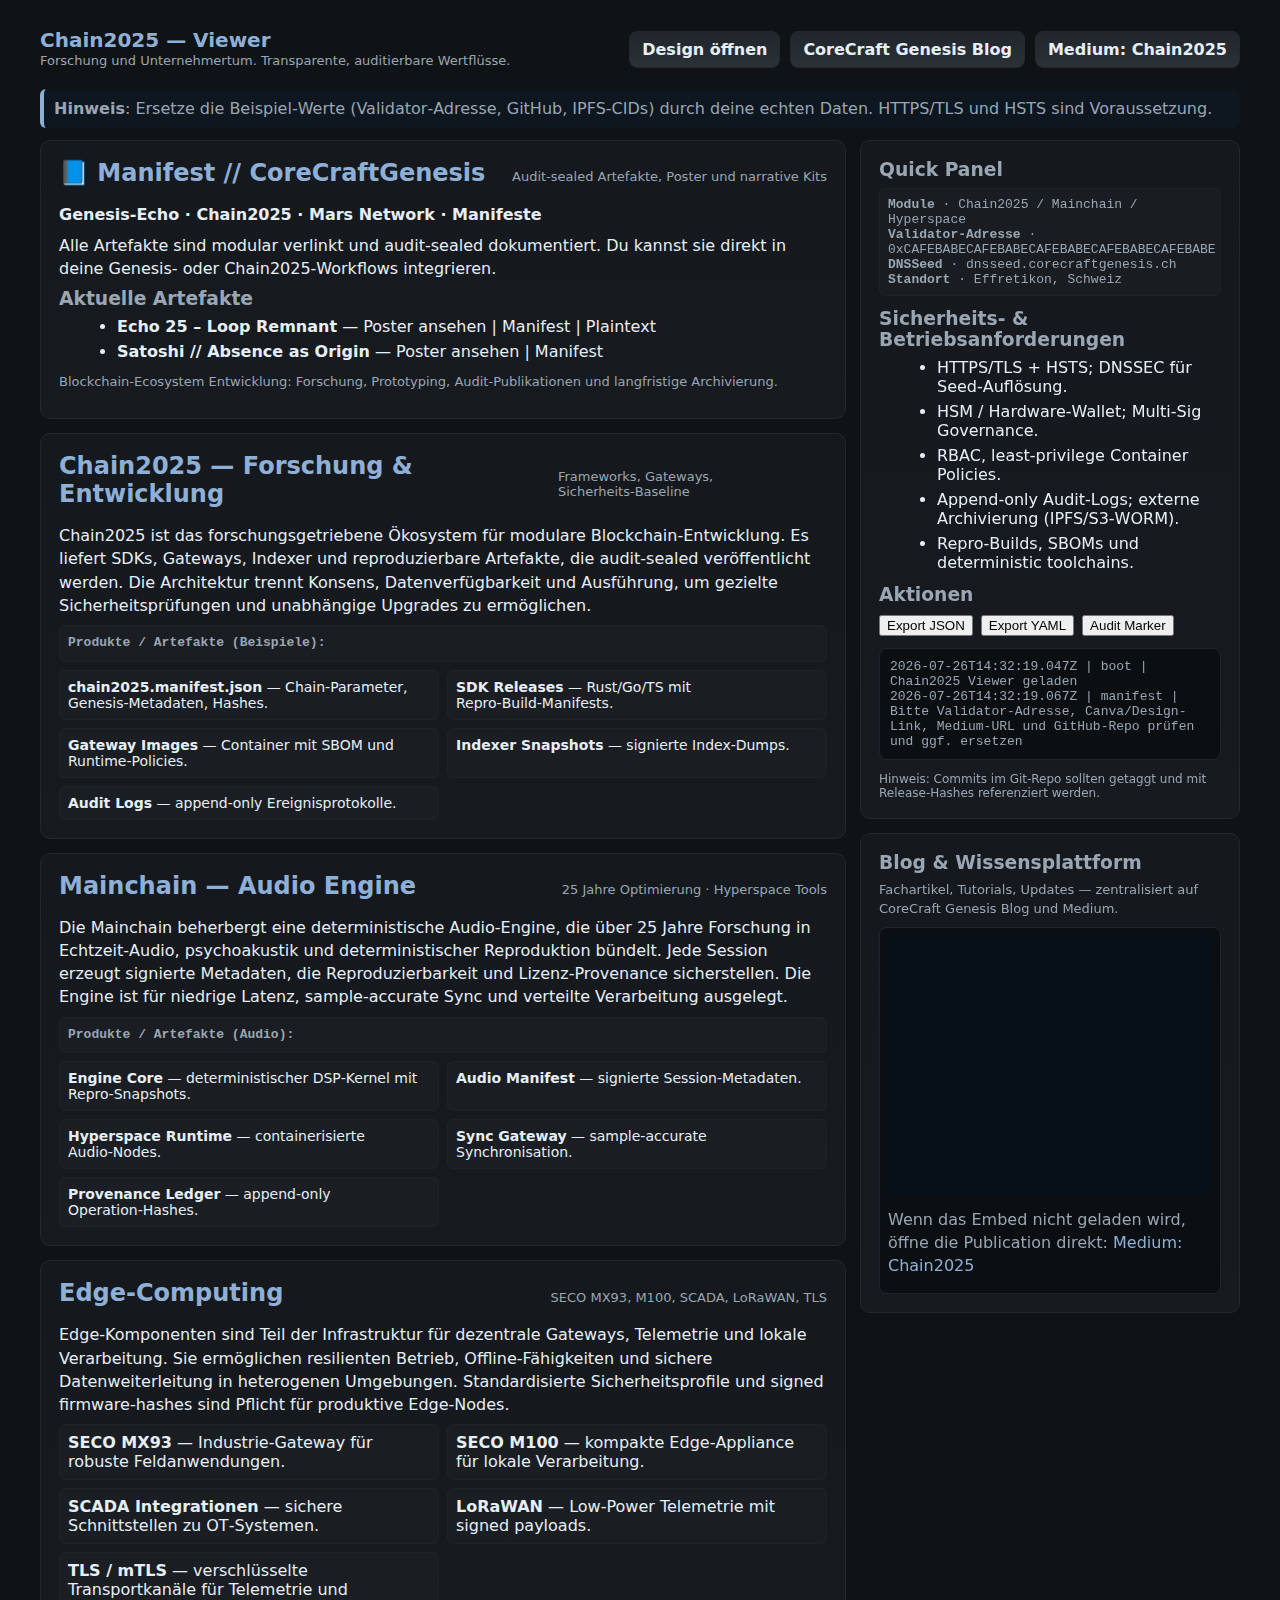
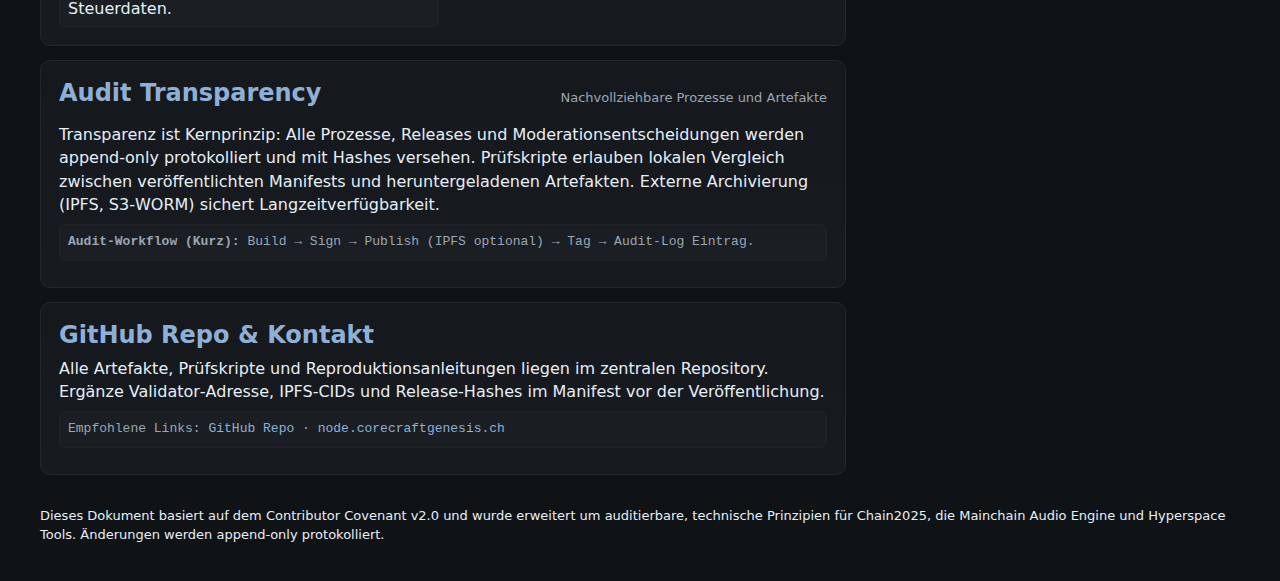
<file: index.html>
<!doctype html>
<html lang="de">
<head>
  <meta charset="utf-8" />
  <meta name="viewport" content="width=device-width,initial-scale=1" />
  <title>CoreCraft Genesis Node — Chain2025 Viewer</title>
  <meta name="description" content="CoreCraft Genesis Node — Audit-sealed Genesis Validator. Chain2025 Viewer: Forschung und Unternehmertum. Transparente, auditierbare Wertflüsse." />
  <style>
    :root{
      --bg:#0f1316; --panel:#15191d; --muted:#9aa6b3; --text:#e6eef6; --accent:#8fb0d6; --line:#23282d;
      --card:#171b20; --chip:#20262b; --good:#89b38a; --accent-2:#7aa0c8;
    }
    *{box-sizing:border-box}
    body{margin:0;background:var(--bg);color:var(--text);font-family:Inter,ui-sans-serif,system-ui,-apple-system,"Segoe UI",Roboto,"Helvetica Neue",Arial;padding:28px}
    .wrap{max-width:1200px;margin:0 auto}
    header{display:flex;align-items:center;justify-content:space-between;gap:18px;margin-bottom:18px}
    .brand {display:flex;gap:14px;align-items:center}
    .brand h1{margin:0;font-size:20px;color:var(--accent)}
    .brand p{margin:0;color:var(--muted);font-size:13px}
    .controls {display:flex;gap:10px;align-items:center}
    .btn {background:linear-gradient(180deg,var(--chip),#2a3137);color:var(--text);border:1px solid var(--line);padding:8px 12px;border-radius:8px;text-decoration:none;font-weight:600;cursor:pointer}
    .btn:hover{background:#2f373f}
    .card{background:linear-gradient(180deg,var(--panel),var(--card));border:1px solid var(--line);border-radius:10px;padding:18px;margin-bottom:14px}
    h2{color:var(--accent);margin:0 0 8px}
    h3{color:var(--muted);margin:0 0 8px}
    p{margin:8px 0;color:var(--text);line-height:1.45}
    ul{margin:8px 0 12px 18px;color:var(--text)}
    li{margin:6px 0}
    .meta{font-family:ui-monospace,monospace;color:var(--muted);font-size:13px;background:rgba(255,255,255,0.02);padding:8px;border-radius:6px;border:1px solid rgba(255,255,255,0.02)}
    .grid{display:grid;grid-template-columns:1fr 380px;gap:14px}
    .right .card{position:sticky;top:28px}
    .audit-log{background:#0b0f12;border:1px solid #1f262b;padding:10px;border-radius:8px;color:var(--muted);font-family:ui-monospace,monospace;font-size:13px;max-height:320px;overflow:auto}
    .actions{display:flex;gap:8px;margin-top:10px}
    a{color:var(--accent);text-decoration:none}
    .products{display:grid;grid-template-columns:1fr 1fr;gap:8px}
    .product{background:rgba(255,255,255,0.02);padding:8px;border-radius:6px;border:1px solid rgba(255,255,255,0.02);font-size:14px}
    footer{margin-top:18px;color:var(--muted);font-size:13px}
    .notice{background:#0e1620;border-left:4px solid var(--accent);padding:10px;border-radius:6px;margin-bottom:12px;color:var(--muted)}
    .section-title {display:flex;justify-content:space-between;align-items:center;gap:12px}
    .small {font-size:13px;color:var(--muted)}
    .embed-medium {background:#0b0f12;border:1px solid #1f262b;border-radius:8px;padding:8px}
    .edge-list {display:grid;grid-template-columns:1fr 1fr;gap:8px}
    .edge-item {background:rgba(255,255,255,0.02);padding:8px;border-radius:6px;border:1px solid rgba(255,255,255,0.02)}
    @media (max-width:980px){.grid{grid-template-columns:1fr}.right .card{position:static}}
  </style>
</head>
<body>
  <div class="wrap">
    <header>
      <div class="brand">
        <div>
          <h1>Chain2025 — Viewer</h1>
          <p>Forschung und Unternehmertum. Transparente, auditierbare Wertflüsse.</p>
        </div>
      </div>

      <div class="controls">
        <!-- Design öffnen (Canva) -->
        <!-- Ersetzt mit dem von dir genannten Canva-Link -->
        <a class="btn" href="https://www.canva.com/design/DAG6RU7Hdgg/gaJmTc33dFrv_bQxkFgU6A/edit" target="_blank" rel="noopener">Design öffnen</a>

        <!-- Blog & Wissensplattform -->
        <a class="btn" href="https://blog.corecraftgenesis.ch" target="_blank" rel="noopener">CoreCraft Genesis Blog</a>

        <!-- Medium Einbindung (Beispiel) -->
        <a class="btn" href="https://medium.com/corecraftgenesis" target="_blank" rel="noopener">Medium: Chain2025</a>
      </div>
    </header>

    <div class="notice">
      <strong>Hinweis</strong>: Ersetze die Beispiel‑Werte (Validator‑Adresse, GitHub, IPFS‑CIDs) durch deine echten Daten. HTTPS/TLS und HSTS sind Voraussetzung.
    </div>

    <div class="grid">
      <main>
        <section class="card" id="manifest">
          <div class="section-title">
            <h2>📘 Manifest // CoreCraftGenesis</h2>
            <span class="small">Audit-sealed Artefakte, Poster und narrative Kits</span>
          </div>

          <p><strong>Genesis‑Echo · Chain2025 · Mars Network · Manifeste</strong></p>
          <p>Alle Artefakte sind modular verlinkt und audit‑sealed dokumentiert. Du kannst sie direkt in deine Genesis‑ oder Chain2025‑Workflows integrieren.</p>

          <h3>Aktuelle Artefakte</h3>
          <ul>
            <li><strong>Echo 25 – Loop Remnant</strong> — Poster ansehen | Manifest | Plaintext</li>
            <li><strong>Satoshi // Absence as Origin</strong> — Poster ansehen | Manifest</li>
          </ul>

          <p class="small">Blockchain‑Ecosystem Entwicklung: Forschung, Prototyping, Audit‑Publikationen und langfristige Archivierung.</p>
        </section>

        <section class="card" id="chain2025">
          <div class="section-title">
            <h2>Chain2025 — Forschung & Entwicklung</h2>
            <span class="small">Frameworks, Gateways, Sicherheits‑Baseline</span>
          </div>

          <p>Chain2025 ist das forschungsgetriebene Ökosystem für modulare Blockchain‑Entwicklung. Es liefert SDKs, Gateways, Indexer und reproduzierbare Artefakte, die audit‑sealed veröffentlicht werden. Die Architektur trennt Konsens, Datenverfügbarkeit und Ausführung, um gezielte Sicherheitsprüfungen und unabhängige Upgrades zu ermöglichen.</p>

          <p class="meta"><strong>Produkte / Artefakte (Beispiele):</strong></p>
          <div class="products">
            <div class="product"><strong>chain2025.manifest.json</strong> — Chain‑Parameter, Genesis‑Metadaten, Hashes.</div>
            <div class="product"><strong>SDK Releases</strong> — Rust/Go/TS mit Repro‑Build‑Manifests.</div>
            <div class="product"><strong>Gateway Images</strong> — Container mit SBOM und Runtime‑Policies.</div>
            <div class="product"><strong>Indexer Snapshots</strong> — signierte Index‑Dumps.</div>
            <div class="product"><strong>Audit Logs</strong> — append‑only Ereignisprotokolle.</div>
          </div>
        </section>

        <section class="card" id="mainchain-audio">
          <div class="section-title">
            <h2>Mainchain — Audio Engine</h2>
            <span class="small">25 Jahre Optimierung · Hyperspace Tools</span>
          </div>

          <p>Die Mainchain beherbergt eine deterministische Audio‑Engine, die über 25 Jahre Forschung in Echtzeit‑Audio, psychoakustik und deterministischer Reproduktion bündelt. Jede Session erzeugt signierte Metadaten, die Reproduzierbarkeit und Lizenz‑Provenance sicherstellen. Die Engine ist für niedrige Latenz, sample‑accurate Sync und verteilte Verarbeitung ausgelegt.</p>

          <p class="meta"><strong>Produkte / Artefakte (Audio):</strong></p>
          <div class="products">
            <div class="product"><strong>Engine Core</strong> — deterministischer DSP‑Kernel mit Repro‑Snapshots.</div>
            <div class="product"><strong>Audio Manifest</strong> — signierte Session‑Metadaten.</div>
            <div class="product"><strong>Hyperspace Runtime</strong> — containerisierte Audio‑Nodes.</div>
            <div class="product"><strong>Sync Gateway</strong> — sample‑accurate Synchronisation.</div>
            <div class="product"><strong>Provenance Ledger</strong> — append‑only Operation‑Hashes.</div>
          </div>
        </section>

        <section class="card" id="edge">
          <div class="section-title">
            <h2>Edge‑Computing</h2>
            <span class="small">SECO MX93, M100, SCADA, LoRaWAN, TLS</span>
          </div>

          <p>Edge‑Komponenten sind Teil der Infrastruktur für dezentrale Gateways, Telemetrie und lokale Verarbeitung. Sie ermöglichen resilienten Betrieb, Offline‑Fähigkeiten und sichere Datenweiterleitung in heterogenen Umgebungen. Standardisierte Sicherheitsprofile und signed firmware‑hashes sind Pflicht für produktive Edge‑Nodes.</p>

          <div class="edge-list">
            <div class="edge-item"><strong>SECO MX93</strong> — Industrie‑Gateway für robuste Feldanwendungen.</div>
            <div class="edge-item"><strong>SECO M100</strong> — kompakte Edge‑Appliance für lokale Verarbeitung.</div>
            <div class="edge-item"><strong>SCADA Integrationen</strong> — sichere Schnittstellen zu OT‑Systemen.</div>
            <div class="edge-item"><strong>LoRaWAN</strong> — Low‑Power Telemetrie mit signed payloads.</div>
            <div class="edge-item"><strong>TLS / mTLS</strong> — verschlüsselte Transportkanäle für Telemetrie und Steuerdaten.</div>
          </div>
        </section>

        <section class="card" id="audit-transparency">
          <div class="section-title">
            <h2>Audit Transparency</h2>
            <span class="small">Nachvollziehbare Prozesse und Artefakte</span>
          </div>

          <p>Transparenz ist Kernprinzip: Alle Prozesse, Releases und Moderationsentscheidungen werden append‑only protokolliert und mit Hashes versehen. Prüfskripte erlauben lokalen Vergleich zwischen veröffentlichten Manifests und heruntergeladenen Artefakten. Externe Archivierung (IPFS, S3‑WORM) sichert Langzeitverfügbarkeit.</p>

          <p class="meta"><strong>Audit‑Workflow (Kurz):</strong> Build → Sign → Publish (IPFS optional) → Tag → Audit‑Log Eintrag.</p>
        </section>

        <section class="card" id="repo">
          <h2>GitHub Repo & Kontakt</h2>
          <p>Alle Artefakte, Prüfskripte und Reproduktionsanleitungen liegen im zentralen Repository. Ergänze Validator‑Adresse, IPFS‑CIDs und Release‑Hashes im Manifest vor der Veröffentlichung.</p>
          <p class="meta">Empfohlene Links: <a href="https://github.com/corecraftgenesis/corecraft-genesis" target="_blank" rel="noopener">GitHub Repo</a> · <a href="https://node.corecraftgenesis.ch/" target="_blank" rel="noopener">node.corecraftgenesis.ch</a></p>
        </section>
      </main>

      <aside class="right">
        <div class="card">
          <h3>Quick Panel</h3>

          <div class="meta" style="margin-bottom:10px">
            <div><strong>Module</strong> · Chain2025 / Mainchain / Hyperspace</div>
            <div><strong>Validator-Adresse</strong> · <code>0xCAFEBABECAFEBABECAFEBABECAFEBABECAFEBABE</code></div>
            <div><strong>DNSSeed</strong> · <code>dnsseed.corecraftgenesis.ch</code></div>
            <div><strong>Standort</strong> · Effretikon, Schweiz</div>
          </div>

          <h3 style="margin-top:12px">Sicherheits- & Betriebsanforderungen</h3>
          <ul>
            <li>HTTPS/TLS + HSTS; DNSSEC für Seed‑Auflösung.</li>
            <li>HSM / Hardware‑Wallet; Multi‑Sig Governance.</li>
            <li>RBAC, least‑privilege Container Policies.</li>
            <li>Append‑only Audit‑Logs; externe Archivierung (IPFS/S3‑WORM).</li>
            <li>Repro‑Builds, SBOMs und deterministic toolchains.</li>
          </ul>

          <h3 style="margin-top:12px">Aktionen</h3>
          <div class="actions">
            <button onclick="exportAudit('json')">Export JSON</button>
            <button onclick="exportAudit('yaml')">Export YAML</button>
            <button onclick="markAudit()">Audit Marker</button>
          </div>

          <div style="margin-top:12px" class="audit-log" id="auditLog" aria-live="polite">
            <!-- Audit entries appear here -->
          </div>

          <div style="margin-top:12px;color:var(--muted);font-size:12px">
            Hinweis: Commits im Git‑Repo sollten getaggt und mit Release‑Hashes referenziert werden.
          </div>
        </div>

        <div class="card">
          <h3>Blog & Wissensplattform</h3>
          <p class="small">Fachartikel, Tutorials, Updates — zentralisiert auf CoreCraft Genesis Blog und Medium.</p>

          <div class="embed-medium">
            <!-- Medium embed: set your publication feed or direct URL below -->
            <iframe src="https://medium.com/feed/corecraftgenesis" title="Chain2025 on Medium" style="width:100%;height:260px;border:0;border-radius:6px;background:#071018" sandbox="allow-scripts allow-same-origin"></iframe>
            <p style="margin-top:8px;color:var(--muted)">Wenn das Embed nicht geladen wird, öffne die Publication direkt: <a href="https://medium.com/corecraftgenesis" target="_blank" rel="noopener">Medium: Chain2025</a></p>
          </div>
        </div>
      </aside>
    </div>

    <footer>
      <p>Dieses Dokument basiert auf dem Contributor Covenant v2.0 und wurde erweitert um auditierbare, technische Prinzipien für Chain2025, die Mainchain Audio Engine und Hyperspace Tools. Änderungen werden append‑only protokolliert.</p>
    </footer>
  </div>

  <script>
    // Simple client-side audit log (append-only)
    const audit = [];
    function renderAuditEntry(e){
      const el = document.createElement('div');
      el.textContent = `${e.ts} | ${e.type} | ${e.detail}`;
      document.getElementById('auditLog').appendChild(el);
      document.getElementById('auditLog').scrollTop = document.getElementById('auditLog').scrollHeight;
    }
    function logEvent(type, detail){
      const entry = { ts: new Date().toISOString(), type, detail, module: 'corecraft_genesis' };
      audit.push(entry);
      renderAuditEntry(entry);
      console.info('audit', entry);
    }
    function markAudit(){
      logEvent('marker', 'Manueller Audit‑Marker gesetzt');
    }
    function exportAudit(format){
      let content = '';
      if(format === 'json'){
        content = JSON.stringify(audit, null, 2);
      } else {
        content = 'audit:\\n' + audit.map(e =>
          `  - ts: ${e.ts}\\n    type: ${e.type}\\n    detail: ${JSON.stringify(e.detail)}\\n    module: ${e.module}`
        ).join('\\n');
      }
      const blob = new Blob([content], { type: format === 'json' ? 'application/json' : 'text/yaml' });
      const a = document.createElement('a');
      a.href = URL.createObjectURL(blob);
      a.download = `corecraft_audit_${new Date().toISOString().replace(/[:.]/g,'-')}.${format}`;
      a.click();
      URL.revokeObjectURL(a.href);
    }

    // initial events
    logEvent('boot', 'Chain2025 Viewer geladen');
    logEvent('manifest', 'Bitte Validator-Adresse, Canva/Design-Link, Medium-URL und GitHub-Repo prüfen und ggf. ersetzen');
  </script>

  <!--
    Deployment / CI Hinweise (optional)
    - Ersetze Beispielwerte:
      Validator-Adresse: 0xCAFEBABE... -> echte Validator-Adresse
      GitHub Repo: https://github.com/corecraftgenesis/corecraft-genesis -> dein Repo
      IPFS-CIDs: füge reale CIDs in genesis.json und hier ein
      Canva Link: bereits gesetzt; ersetze falls nötig
      Medium Embed: ggf. Feed-URL anpassen
    - HTTPS/TLS + HSTS aktivieren.
    - CI/CD: Tagging, SBOM, Signaturen, IPFS pinning und Audit‑Event Publikation automatisieren.
  -->
</body>
</html>
</file>
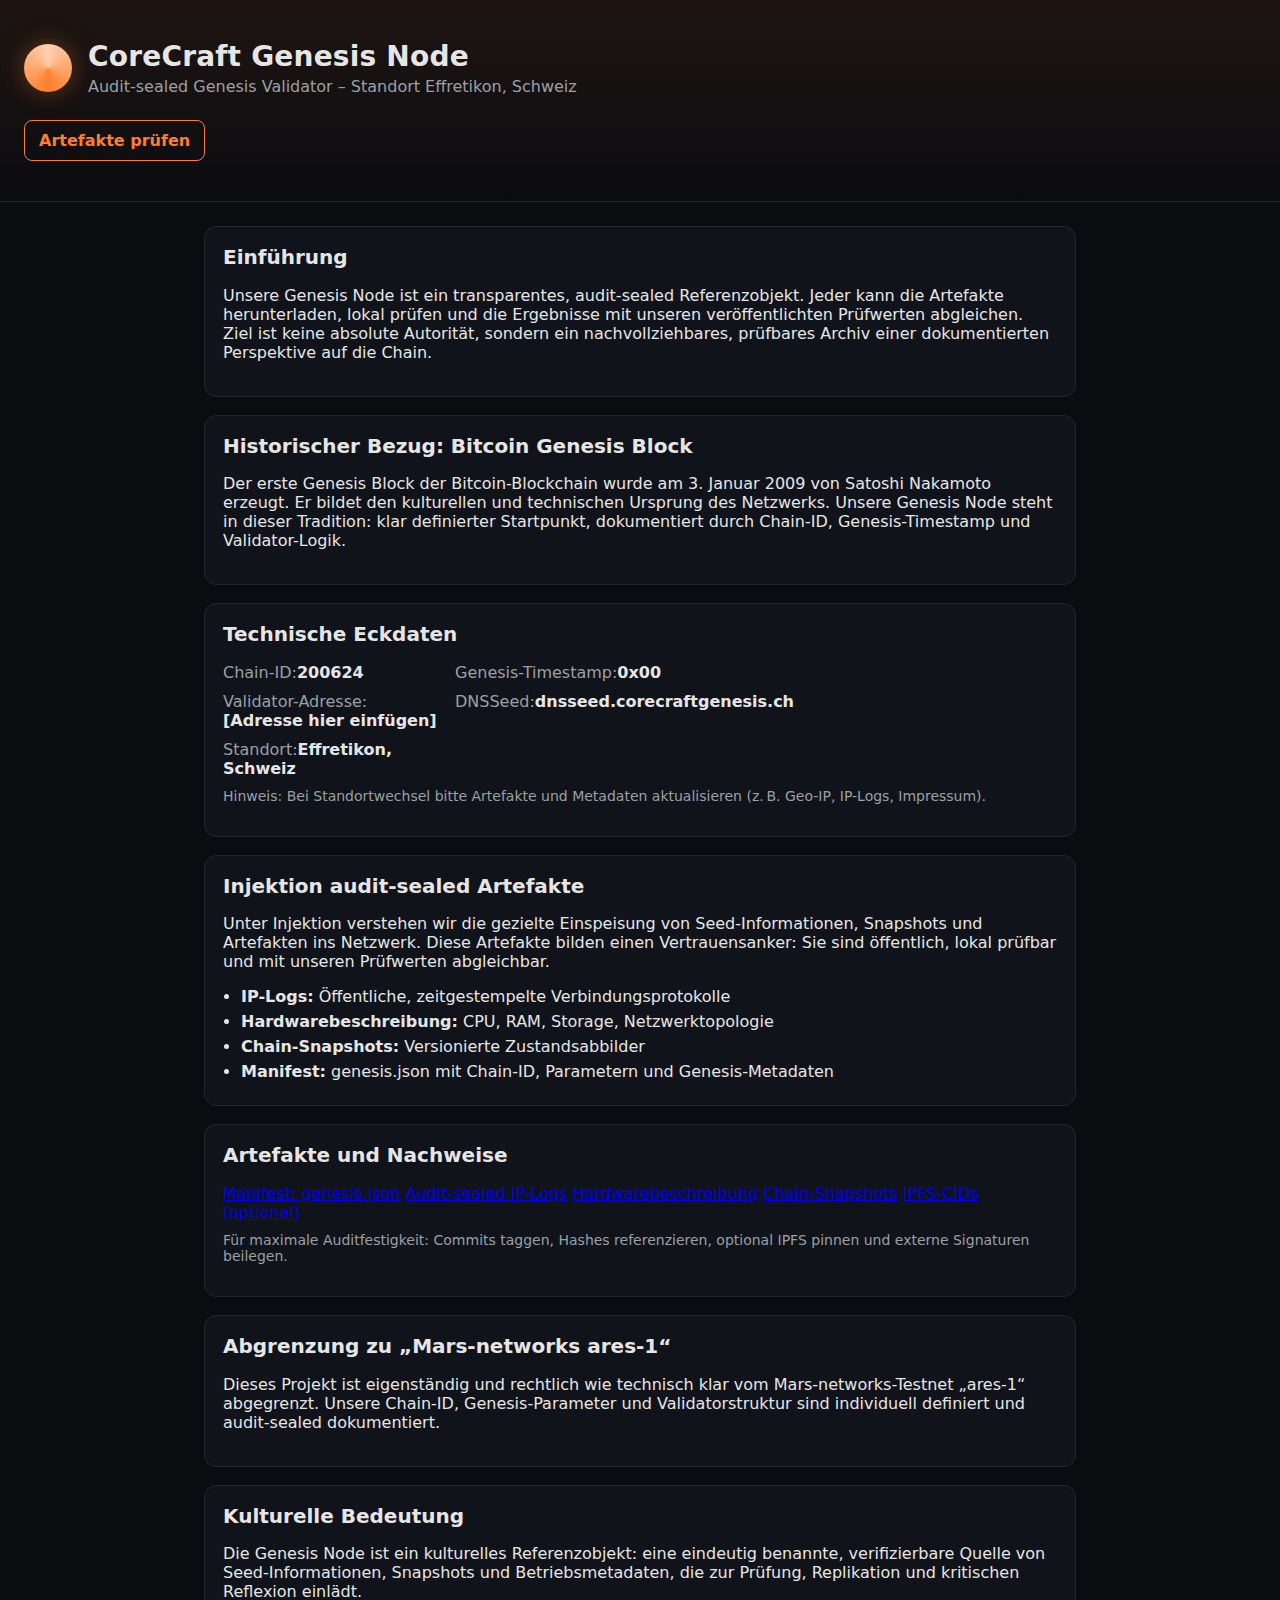
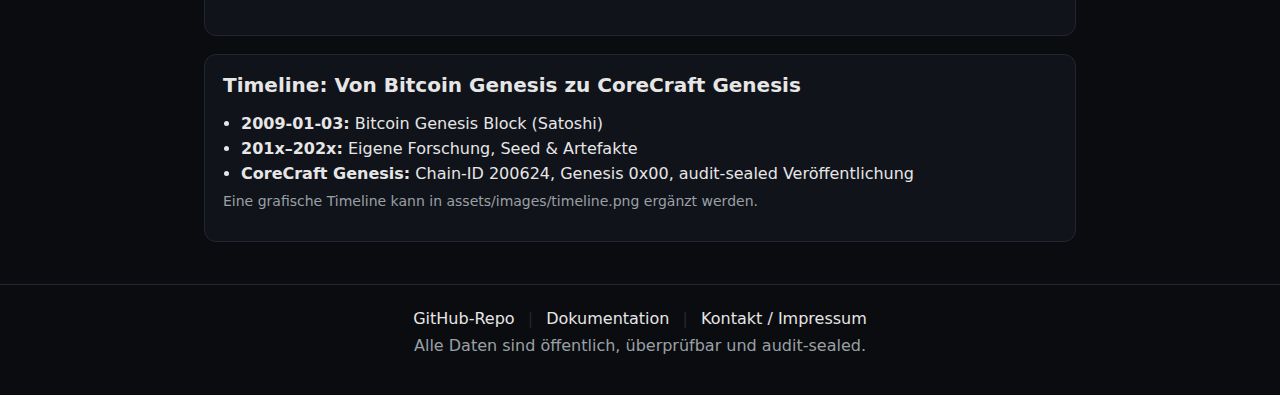
<file: root/index.html>
<!doctype html>
<html lang="de">
<head>
  <meta charset="utf-8">
  <title>CoreCraft Genesis Node – Audit-sealed Referenz</title>
  <meta name="viewport" content="width=device-width,initial-scale=1">
  <meta name="description" content="Audit-sealed Genesis Validator, Artefakte, Chain-Snapshots und transparente Nachweise.">
  <link rel="stylesheet" href="styles.css">
</head>
<body>
  <header class="hero">
    <div class="brand">
      <div class="logo" aria-hidden="true"></div>
      <div class="titles">
        <h1>CoreCraft Genesis Node</h1>
        <p class="subtitle">Audit-sealed Genesis Validator – Standort Effretikon, Schweiz</p>
      </div>
    </div>
    <a class="cta" href="#artefakte">Artefakte prüfen</a>
  </header>

  <main>
    <!-- Einführung -->
    <section class="intro">
      <h2>Einführung</h2>
      <p>Unsere Genesis Node ist ein transparentes, audit-sealed Referenzobjekt. Jeder kann die Artefakte herunterladen, lokal prüfen und die Ergebnisse mit unseren veröffentlichten Prüfwerten abgleichen. Ziel ist keine absolute Autorität, sondern ein nachvollziehbares, prüfbares Archiv einer dokumentierten Perspektive auf die Chain.</p>
    </section>

    <!-- Historischer Bezug -->
    <section class="history">
      <h2>Historischer Bezug: Bitcoin Genesis Block</h2>
      <p>Der erste Genesis Block der Bitcoin-Blockchain wurde am 3. Januar 2009 von Satoshi Nakamoto erzeugt. Er bildet den kulturellen und technischen Ursprung des Netzwerks. Unsere Genesis Node steht in dieser Tradition: klar definierter Startpunkt, dokumentiert durch Chain-ID, Genesis-Timestamp und Validator-Logik.</p>
    </section>

    <!-- Technische Eckdaten -->
    <section class="tech">
      <h2>Technische Eckdaten</h2>
      <div class="kv">
        <div><span class="k">Chain-ID:</span><span class="v">200624</span></div>
        <div><span class="k">Genesis-Timestamp:</span><span class="v">0x00</span></div>
        <div><span class="k">Validator-Adresse:</span><span class="v">[Adresse hier einfügen]</span></div>
        <div><span class="k">DNSSeed:</span><span class="v">dnsseed.corecraftgenesis.ch</span></div>
        <div><span class="k">Standort:</span><span class="v">Effretikon, Schweiz</span></div>
      </div>
      <p class="note">Hinweis: Bei Standortwechsel bitte Artefakte und Metadaten aktualisieren (z. B. Geo-IP, IP-Logs, Impressum).</p>
    </section>

    <!-- Injektion / Einspeisung -->
    <section class="injection">
      <h2>Injektion audit-sealed Artefakte</h2>
      <p>Unter Injektion verstehen wir die gezielte Einspeisung von Seed-Informationen, Snapshots und Artefakten ins Netzwerk. Diese Artefakte bilden einen Vertrauensanker: Sie sind öffentlich, lokal prüfbar und mit unseren Prüfwerten abgleichbar.</p>
      <ul class="bullets">
        <li><strong>IP-Logs:</strong> Öffentliche, zeitgestempelte Verbindungsprotokolle</li>
        <li><strong>Hardwarebeschreibung:</strong> CPU, RAM, Storage, Netzwerktopologie</li>
        <li><strong>Chain-Snapshots:</strong> Versionierte Zustandsabbilder</li>
        <li><strong>Manifest:</strong> genesis.json mit Chain-ID, Parametern und Genesis-Metadaten</li>
      </ul>
    </section>

    <!-- Artefakte & Nachweise -->
    <section id="artefakte" class="artefacts">
      <h2>Artefakte und Nachweise</h2>
      <div class="links">
        <a href="assets/manifests/genesis.json" download>Manifest: genesis.json</a>
        <a href="assets/artefacts/ip-logs/" target="_blank">Audit-sealed IP-Logs</a>
        <a href="assets/artefacts/hardware.txt" target="_blank">Hardwarebeschreibung</a>
        <a href="assets/artefacts/snapshots/" target="_blank">Chain-Snapshots</a>
        <a href="assets/artefacts/cids.txt" target="_blank">IPFS-CIDs (optional)</a>
      </div>
      <p class="note">Für maximale Auditfestigkeit: Commits taggen, Hashes referenzieren, optional IPFS pinnen und externe Signaturen beilegen.</p>
    </section>

    <!-- Abgrenzung -->
    <section class="separation">
      <h2>Abgrenzung zu „Mars-networks ares-1“</h2>
      <p>Dieses Projekt ist eigenständig und rechtlich wie technisch klar vom Mars-networks-Testnet „ares-1“ abgegrenzt. Unsere Chain-ID, Genesis-Parameter und Validatorstruktur sind individuell definiert und audit-sealed dokumentiert.</p>
    </section>

    <!-- Kulturelle Bedeutung -->
    <section class="culture">
      <h2>Kulturelle Bedeutung</h2>
      <p>Die Genesis Node ist ein kulturelles Referenzobjekt: eine eindeutig benannte, verifizierbare Quelle von Seed-Informationen, Snapshots und Betriebsmetadaten, die zur Prüfung, Replikation und kritischen Reflexion einlädt.</p>
    </section>

    <!-- Timeline (optional visual) -->
    <section class="timeline">
      <h2>Timeline: Von Bitcoin Genesis zu CoreCraft Genesis</h2>
      <ul class="timeline-list">
        <li><strong>2009-01-03:</strong> Bitcoin Genesis Block (Satoshi)</li>
        <li><strong>201x–202x:</strong> Eigene Forschung, Seed & Artefakte</li>
        <li><strong>CoreCraft Genesis:</strong> Chain-ID 200624, Genesis 0x00, audit-sealed Veröffentlichung</li>
      </ul>
      <p class="note">Eine grafische Timeline kann in assets/images/timeline.png ergänzt werden.</p>
    </section>
  </main>

  <footer class="footer">
    <nav>
      <a href="https://github.com/your-org/corecraft-genesis-node" target="_blank">GitHub-Repo</a>
      <span class="sep">|</span>
      <a href="assets/docs/index.html" target="_blank">Dokumentation</a>
      <span class="sep">|</span>
      <a href="assets/impressum.html" target="_blank">Kontakt / Impressum</a>
    </nav>
    <p class="disclaimer">Alle Daten sind öffentlich, überprüfbar und audit-sealed.</p>
  </footer>
</body>
</html>
</file>
<file: root/styles.css>
:root {
  --bg: #0b0c10;
  --panel: #11131a;
  --text: #e6e6e6;
  --muted: #9aa0a6;
  --accent: #ff7e2a;
  --line: #222630;
}

* { box-sizing: border-box; }
html, body { margin: 0; padding: 0; background: var(--bg); color: var(--text); font-family: Inter, system-ui, Segoe UI, Roboto, Arial, sans-serif; }

.hero {
  padding: 40px 24px;
  border-bottom: 1px solid var(--line);
  background: linear-gradient(180deg, rgba(255,126,42,0.08), rgba(255,126,42,0.0));
}

.brand { display: flex; align-items: center; gap: 16px; margin-bottom: 16px; }
.logo { width: 48px; height: 48px; border-radius: 50%; background: conic-gradient(from 180deg, var(--accent), #ffd0b0, var(--accent)); box-shadow: 0 0 24px rgba(255,126,42,0.35); }
.titles h1 { margin: 0; font-size: 28px; letter-spacing: 0.2px; }
.subtitle { margin: 4px 0 0; color: var(--muted); }

.cta {
  display: inline-block; margin-top: 8px; padding: 10px 14px; border: 1px solid var(--accent);
  border-radius: 8px; color: var(--accent); text-decoration: none; font-weight: 600;
}
.cta:hover { background: rgba(255,126,42,0.1); }

main { max-width: 920px; margin: 0 auto; padding: 24px; }

section { background: var(--panel); border: 1px solid var(--line); border-radius: 12px; padding: 18px; margin-bottom: 18px; }
section h2 { margin-top: 0; font-size: 20px; }

.kv { display: grid; grid-template-columns: 220px 1fr; gap: 10px 12px; margin-top: 10px; }
.k { color: var(--muted); }
.v { color: var(--text); font-weight: 600; }

.note { color: var(--muted); font-size: 14px; margin-top: 10px; }

.bullets { margin: 8px 0 0; padding-left: 18px; }
.bullets li { margin: 6px 0; }

.timeline-list { margin: 0; padding-left: 18px; }
.timeline-list li { margin: 6px 0; }

.footer {
  padding: 24px; border-top: 1px solid var(--line); text-align: center; color: var(--muted);
}
.footer a { color: var(--text); text-decoration: none; }
.footer a:hover { color: var(--accent); }
.sep { color: var(--line); margin: 0 8px; }
.disclaimer { margin-top: 8px; }
</file>
